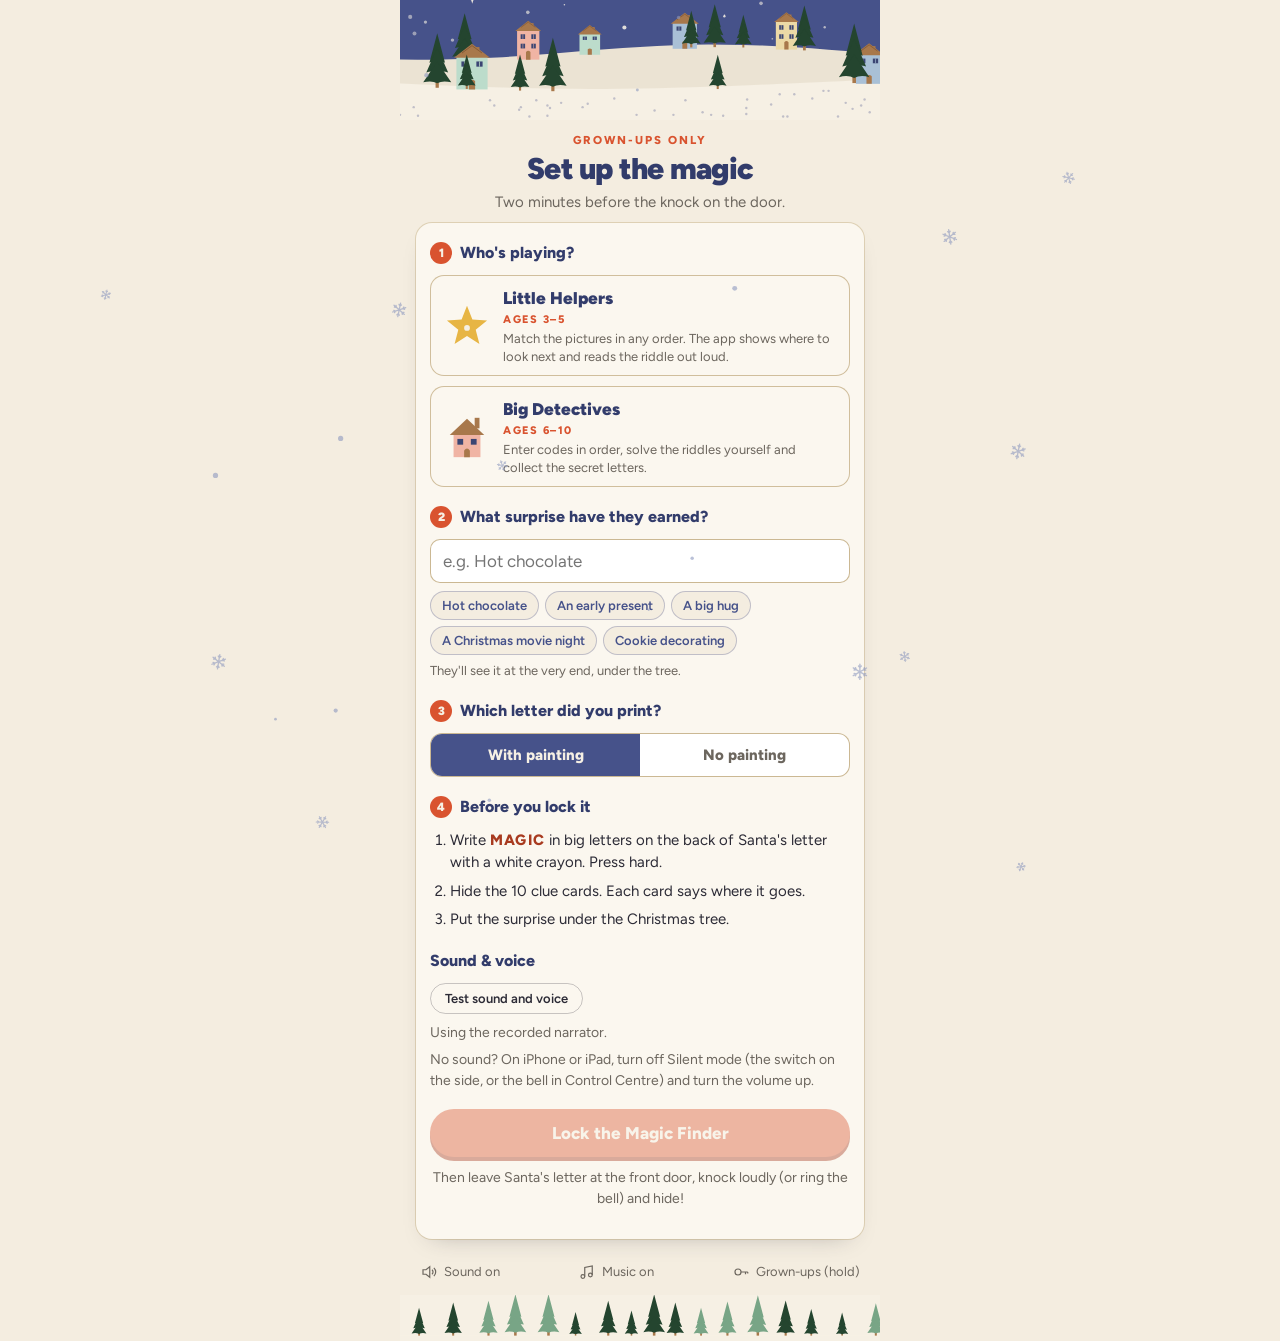
<file: index.html>
<!doctype html>
<html lang="en">
<head>
<meta charset="utf-8">
<meta name="viewport" content="width=device-width, initial-scale=1, viewport-fit=cover">
<meta name="theme-color" content="#f6efe2">
<meta name="robots" content="noindex">
<title>Scavenger Hunt</title>
<link rel="stylesheet" href="shared/fonts.css">
<link rel="stylesheet" href="app.css?v=202610191800">
</head>
<body>
<div id="defs"></div>
<canvas id="snow" aria-hidden="true"></canvas>
<main id="app" aria-live="polite">
  <p class="loading">Warming up the magic…</p>
</main>
<script src="shared/motifs.js?v=202610191800"></script>
<script src="app.js?v=202610191800"></script>
</body>
</html>
</file>
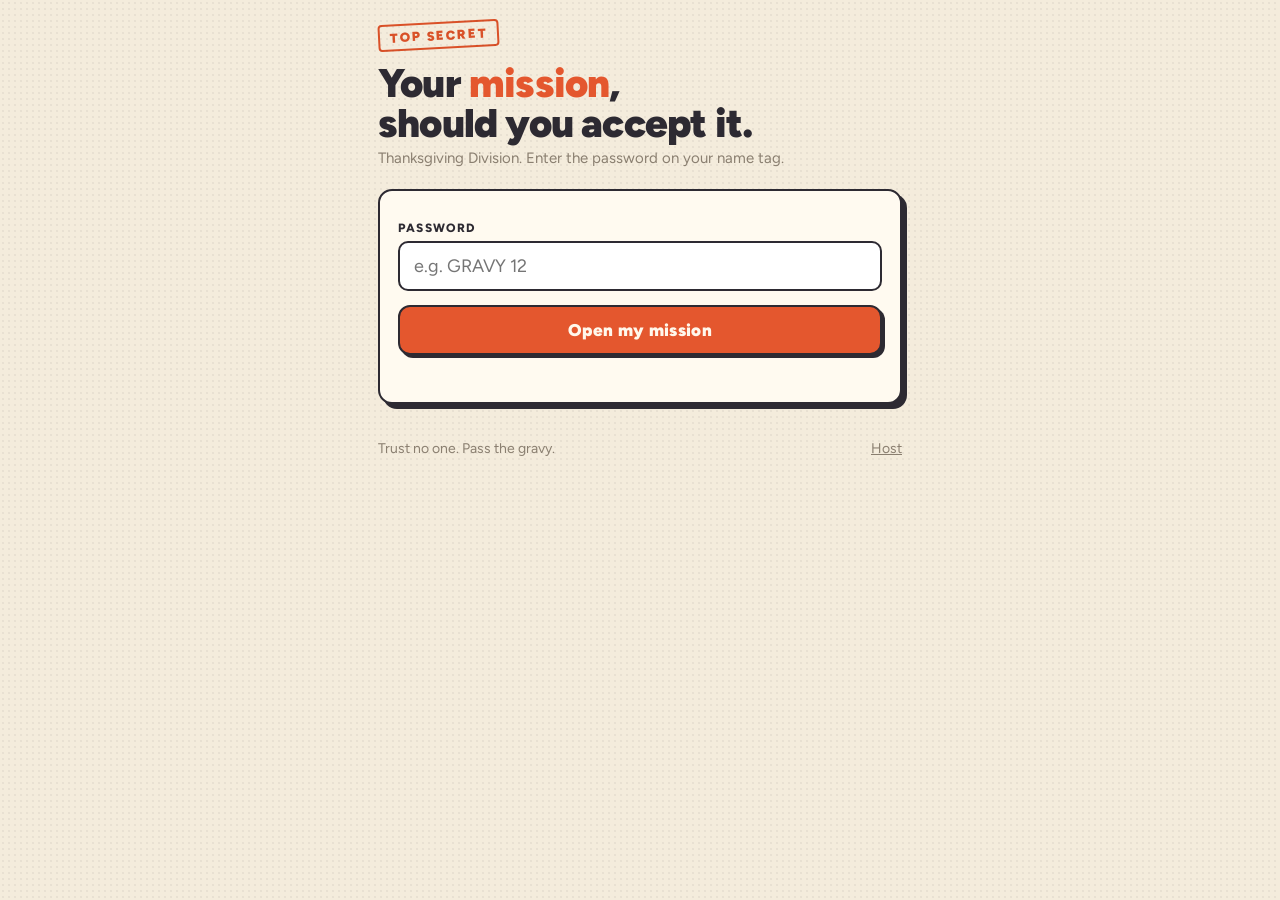
<file: thanksgiving/index.html>
<!doctype html>
<html lang="en">
<head>
<meta charset="utf-8">
<meta name="viewport" content="width=device-width, initial-scale=1, viewport-fit=cover">
<meta name="theme-color" content="#f4ecdc">
<meta name="robots" content="noindex">
<title>Secret Missions · Thanksgiving Division</title>
<link rel="stylesheet" href="../shared/fonts.css">
<style>
:root{--paper:#f4ecdc;--ink:#2d2a32;--red:#e4572e;--mustard:#f2b134;--teal:#2b7a78;--pink:#f3a5a0;--mute:#8a7f70;--card:#fffaf0}
*{box-sizing:border-box}
html,body{margin:0;background:var(--paper);color:var(--ink);font-family:Figtree,system-ui,sans-serif;-webkit-font-smoothing:antialiased}
body{background-image:radial-gradient(rgba(45,42,50,.06) 1px,transparent 1px);background-size:6px 6px;min-height:100vh}
main{max-width:560px;margin:0 auto;padding:22px 18px calc(40px + env(safe-area-inset-bottom))}
.wide main,main.wide{max-width:900px}
.stamp{display:inline-block;border:2.5px solid var(--red);color:var(--red);font-weight:900;letter-spacing:.14em;font-size:13px;padding:4px 10px;transform:rotate(-3deg);border-radius:4px;mix-blend-mode:multiply}
h1{font-weight:900;font-size:40px;line-height:1;margin:14px 0 6px;letter-spacing:-.02em}
h1 em{font-style:normal;color:var(--red)}
h2{font-weight:900;font-size:22px;margin:26px 0 10px}
.sub{color:var(--mute);font-size:15px;margin:0 0 22px}
.card{background:var(--card);border:2px solid var(--ink);border-radius:14px;padding:18px;box-shadow:5px 5px 0 var(--ink);margin:16px 0}
.card.teal{background:var(--teal);color:#fff8ec}
.card.mustard{background:var(--mustard)}
.card.pink{background:var(--pink)}
label{display:block;font-weight:800;font-size:12px;letter-spacing:.1em;text-transform:uppercase;margin:12px 0 6px}
input,select,textarea{width:100%;font:inherit;font-size:18px;padding:12px 14px;border:2px solid var(--ink);border-radius:10px;background:#fff;color:var(--ink);-webkit-appearance:none;appearance:none}
textarea{min-height:76px;resize:vertical}
select{background-image:linear-gradient(45deg,transparent 50%,var(--ink) 50%),linear-gradient(135deg,var(--ink) 50%,transparent 50%);background-position:calc(100% - 20px) 50%,calc(100% - 14px) 50%;background-size:6px 6px;background-repeat:no-repeat}
input:focus,select:focus,textarea:focus{outline:3px solid var(--mustard);outline-offset:1px}
button{font:inherit;font-weight:900;font-size:17px;border:2px solid var(--ink);border-radius:12px;padding:13px 18px;background:var(--red);color:#fff8ec;box-shadow:3px 3px 0 var(--ink);cursor:pointer;width:100%;margin-top:14px;letter-spacing:.02em}
button:active{transform:translate(2px,2px);box-shadow:1px 1px 0 var(--ink)}
button.ghost{background:transparent;color:var(--ink);box-shadow:none;border-style:dashed;font-weight:800}
button.teal{background:var(--teal)}
button.mustard{background:var(--mustard);color:var(--ink)}
button.small{width:auto;font-size:14px;padding:8px 12px;margin:0}
button:disabled{opacity:.5}
.err{color:var(--red);font-weight:800;margin-top:10px;min-height:1.2em}
.mission{font-size:26px;font-weight:900;line-height:1.2;margin:8px 0 4px}
.tiny{font-size:12px;letter-spacing:.12em;font-weight:800;text-transform:uppercase;opacity:.85}
.peek{filter:blur(12px);user-select:none;transition:filter .2s}
.row{display:flex;gap:10px;align-items:center}
.row>*{flex:1}
.row>.stamp{flex:none}
.stamp+.big{margin-top:18px}
.guess{border-top:2px dashed rgba(45,42,50,.25);padding:12px 0;display:flex;gap:12px;align-items:flex-start}
.guess:first-child{border-top:0}
.guess .who{font-weight:900;min-width:84px}
.guess .what{flex:1}
.foot{display:flex;justify-content:space-between;margin-top:36px;font-size:14px;color:var(--mute)}
.foot a{color:var(--mute)}
.pill{display:inline-block;font-size:12px;font-weight:800;padding:3px 9px;border-radius:99px;background:var(--ink);color:var(--paper)}
.pill.off{background:transparent;color:var(--mute);border:1.5px dashed var(--mute)}
table{width:100%;border-collapse:collapse;font-size:16px}
td,th{padding:10px 6px;text-align:left;border-top:2px dashed rgba(45,42,50,.2)}
th{font-size:11px;letter-spacing:.12em;text-transform:uppercase;border-top:0}
.big{font-size:min(13vw,72px);font-weight:900;line-height:1;letter-spacing:-.03em;margin:6px 0 14px}
.rv-guess{display:flex;gap:12px;align-items:center;padding:12px 14px;border:2px solid var(--ink);border-radius:12px;background:#fff;margin:10px 0;font-size:20px;cursor:pointer}
.rv-guess b{min-width:90px}
.rv-guess .tick{margin-left:auto;font-size:26px;width:36px;height:36px;border:2px solid var(--ink);border-radius:50%;display:grid;place-items:center;background:#fff;flex:none}
.rv-guess.ok{background:#e6f2df}
.rv-guess.ok .tick{background:var(--teal);color:#fff}
.say{font-size:28px;font-weight:900;color:var(--red);margin:22px 0 4px}
.nav{display:flex;gap:10px}
.nav button{flex:1}
.score td:last-child{font-weight:900;font-size:22px;text-align:right}
.confetti{position:fixed;inset:0;pointer-events:none}
.sync{position:fixed;right:12px;bottom:calc(12px + env(safe-area-inset-bottom));font-size:12px;font-weight:800;background:var(--ink);color:var(--paper);padding:5px 10px;border-radius:99px;opacity:0;transition:opacity .3s}
.sync.on{opacity:.9}
</style>
</head>
<body>
<main id="app"><p>Decrypting…</p></main>
<div class="sync" id="sync"></div>
<script src="data.js?v=1"></script>
<script src="app.js?v=1"></script>
</body>
</html>
</file>
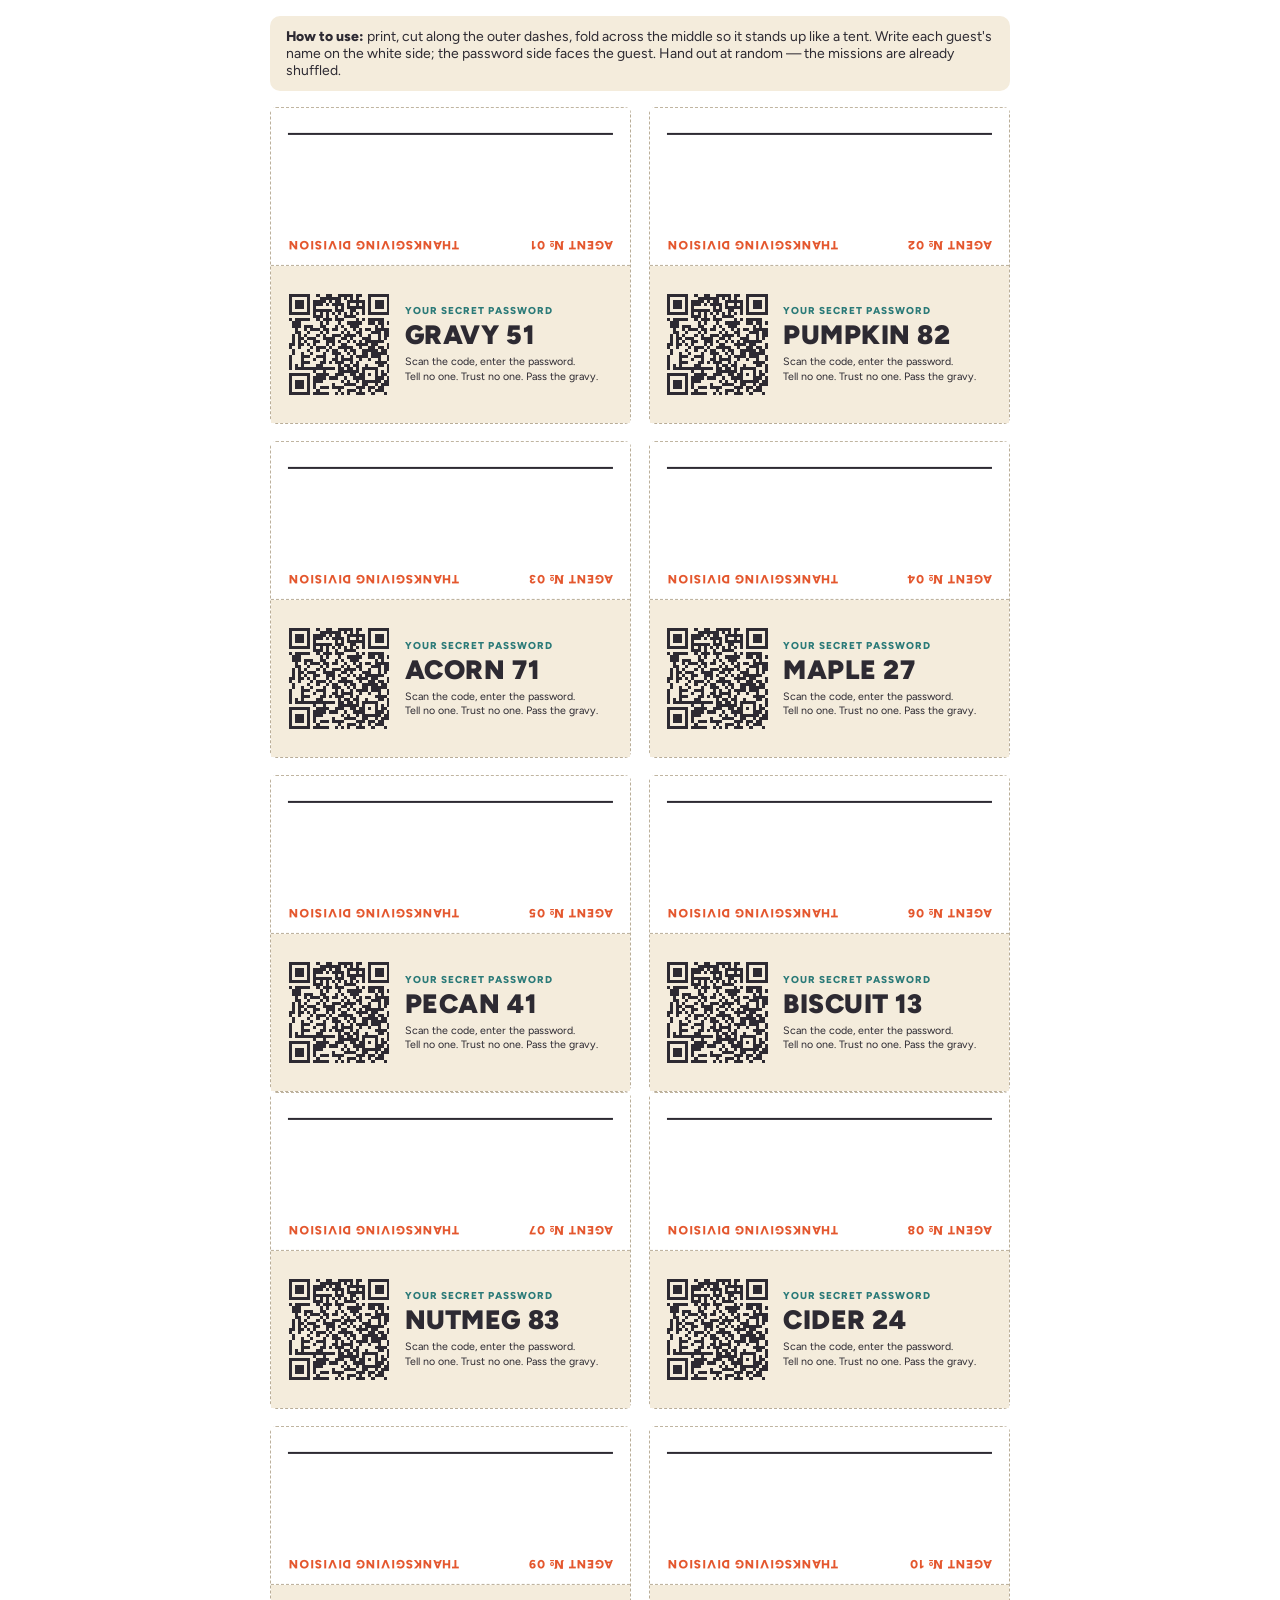
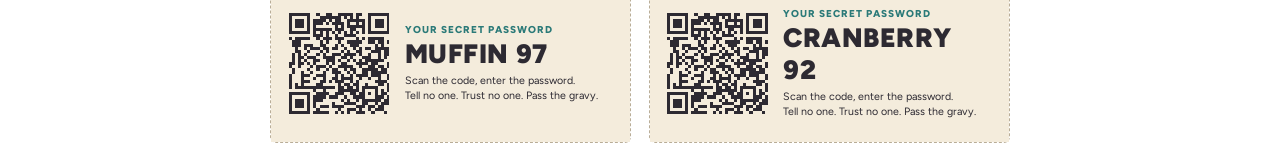
<file: thanksgiving/tags.html>
<!doctype html><html lang="en"><head><meta charset="utf-8"><meta name="robots" content="noindex">
<title>Name tags — Secret Missions</title>
<link rel="stylesheet" href="../shared/fonts.css">
<style>
@page{size:letter;margin:.4in}
*{box-sizing:border-box}body{margin:0;font-family:Figtree,system-ui,sans-serif;color:#2d2a32;background:#fff}
.note{max-width:7.7in;margin:16px auto;font-size:14px;background:#f4ecdc;padding:12px 16px;border-radius:10px}
.sheet{display:grid;grid-template-columns:1fr 1fr;gap:.18in;max-width:7.7in;margin:0 auto}
.tag{border:1.5px dashed #b9ad97;border-radius:6px;break-inside:avoid;height:3.3in;display:flex;flex-direction:column}
.fold{flex:1;padding:.14in .18in;display:flex;flex-direction:column;justify-content:space-between;background:#f4ecdc}
.fold:first-child{transform:rotate(180deg);border-top:1.5px dashed #b9ad97;background:#fff}
.top{display:flex;justify-content:space-between;font-weight:800;font-size:9pt;letter-spacing:.08em;color:#e4572e}
.line{border-bottom:2px solid #2d2a32;margin-bottom:.12in}
.back{flex-direction:row;align-items:center;gap:.16in;justify-content:flex-start}
.qr svg{width:1.05in;height:1.05in;display:block}
.lbl{font-size:7.5pt;font-weight:800;letter-spacing:.1em;color:#2b7a78}
.pw{font-size:20pt;font-weight:900;letter-spacing:.02em;margin:2px 0 4px}
.url{font-size:8pt;line-height:1.35}
@media print{.note{display:none}}
</style></head><body>
<div class="note"><b>How to use:</b> print, cut along the outer dashes, fold across the middle so it stands up like a tent. Write each guest's name on the white side; the password side faces the guest. Hand out at random — the missions are already shuffled.</div>
<div class="sheet">
  <div class="tag">
    <div class="fold">
      <div class="top"><span>AGENT № 01</span><span>THANKSGIVING DIVISION</span></div>
      <div class="name">&nbsp;</div>
      <div class="line"></div>
    </div>
    <div class="fold back">
      <div class="qr"><svg xmlns="http://www.w3.org/2000/svg" viewBox="0 0 33 33" shape-rendering="crispEdges"><path stroke="#2d2a32" d="M0 0.5h7m2 0h1m2 0h2m2 0h5m1 0h2m2 0h7M0 1.5h1m5 0h1m3 0h7m1 0h1m1 0h1m1 0h1m3 0h1m5 0h1M0 2.5h1m1 0h3m1 0h1m1 0h4m1 0h1m1 0h2m2 0h6m1 0h1m1 0h3m1 0h1M0 3.5h1m1 0h3m1 0h1m1 0h3m1 0h1m1 0h4m1 0h1m2 0h1m1 0h1m1 0h1m1 0h3m1 0h1M0 4.5h1m1 0h3m1 0h1m1 0h1m6 0h1m1 0h1m1 0h6m1 0h1m1 0h3m1 0h1M0 5.5h1m5 0h1m1 0h6m1 0h3m2 0h2m2 0h1m1 0h1m5 0h1M0 6.5h7m1 0h1m1 0h1m1 0h1m1 0h1m1 0h1m1 0h1m1 0h1m1 0h1m1 0h1m1 0h7M8 7.5h3m1 0h1m2 0h1m2 0h4M0 8.5h1m1 0h5m2 0h1m1 0h3m1 0h3m4 0h1m1 0h1m1 0h5M1 9.5h3m6 0h1m1 0h1m3 0h1m2 0h5m2 0h2m1 0h2m1 0h1M1 10.5h3m1 0h3m2 0h2m3 0h1m1 0h1m2 0h3m5 0h1m1 0h1M2 11.5h1m2 0h1m1 0h3m1 0h2m1 0h2m2 0h1m2 0h1m1 0h1m1 0h2m1 0h5M2 12.5h2m2 0h1m3 0h1m1 0h1m4 0h1m1 0h1m2 0h2m3 0h3m1 0h2M1 13.5h1m1 0h1m1 0h1m3 0h1m1 0h1m2 0h3m1 0h4m1 0h1m2 0h1m2 0h1m1 0h2M1 14.5h1m1 0h2m1 0h3m2 0h4m2 0h2m1 0h1m3 0h3m2 0h1m1 0h1M1 15.5h1m1 0h1m1 0h1m2 0h2m2 0h3m1 0h1m2 0h1m1 0h1m1 0h1m1 0h6M0 16.5h2m1 0h2m1 0h1m1 0h1m3 0h1m1 0h1m2 0h2m3 0h4m1 0h2m3 0h1M0 17.5h1m2 0h1m3 0h1m1 0h3m1 0h1m2 0h5m2 0h1m2 0h2m1 0h2m1 0h1M1 18.5h1m4 0h1m2 0h1m2 0h1m1 0h2m2 0h1m1 0h2m2 0h5m1 0h2M1 19.5h1m2 0h1m2 0h1m3 0h1m2 0h3m2 0h1m1 0h1m2 0h2m1 0h5M0 20.5h1m3 0h3m2 0h3m3 0h1m1 0h1m2 0h1m1 0h4m1 0h3m2 0h1M0 21.5h1m3 0h1m3 0h1m2 0h1m2 0h2m1 0h4m2 0h1m2 0h1m2 0h1m2 0h1M0 22.5h1m3 0h3m3 0h2m1 0h1m1 0h3m2 0h1m1 0h1m5 0h4M0 23.5h1m1 0h1m1 0h1m4 0h2m5 0h1m1 0h2m1 0h2m2 0h1m3 0h2m1 0h1M0 24.5h1m1 0h13m1 0h2m1 0h2m1 0h1m1 0h5m3 0h1M8 25.5h1m2 0h1m4 0h7m1 0h1m3 0h1m1 0h1m1 0h1M0 26.5h7m2 0h4m2 0h3m2 0h2m1 0h2m1 0h1m1 0h1m1 0h2M0 27.5h1m5 0h1m1 0h4m1 0h3m2 0h1m2 0h4m3 0h3m1 0h1M0 28.5h1m1 0h3m1 0h1m1 0h3m6 0h1m1 0h1m2 0h1m1 0h6m1 0h2M0 29.5h1m1 0h3m1 0h1m1 0h1m5 0h1m3 0h4m2 0h2m2 0h1m1 0h3M0 30.5h1m1 0h3m1 0h1m1 0h1m1 0h3m1 0h4m4 0h3m1 0h2m1 0h2M0 31.5h1m5 0h1m2 0h1m6 0h1m2 0h3m1 0h1m2 0h1m1 0h3M0 32.5h7m1 0h5m2 0h1m1 0h1m1 0h1m2 0h3m2 0h1m3 0h1"/></svg>
</div>
      <div class="info">
        <div class="lbl">YOUR SECRET PASSWORD</div>
        <div class="pw">GRAVY 51</div>
        <div class="url">Scan the code, enter the password.<br>Tell no one. Trust no one. Pass the gravy.</div>
      </div>
    </div>
  </div>
  <div class="tag">
    <div class="fold">
      <div class="top"><span>AGENT № 02</span><span>THANKSGIVING DIVISION</span></div>
      <div class="name">&nbsp;</div>
      <div class="line"></div>
    </div>
    <div class="fold back">
      <div class="qr"><svg xmlns="http://www.w3.org/2000/svg" viewBox="0 0 33 33" shape-rendering="crispEdges"><path stroke="#2d2a32" d="M0 0.5h7m2 0h1m2 0h2m2 0h5m1 0h2m2 0h7M0 1.5h1m5 0h1m3 0h7m1 0h1m1 0h1m1 0h1m3 0h1m5 0h1M0 2.5h1m1 0h3m1 0h1m1 0h4m1 0h1m1 0h2m2 0h6m1 0h1m1 0h3m1 0h1M0 3.5h1m1 0h3m1 0h1m1 0h3m1 0h1m1 0h4m1 0h1m2 0h1m1 0h1m1 0h1m1 0h3m1 0h1M0 4.5h1m1 0h3m1 0h1m1 0h1m6 0h1m1 0h1m1 0h6m1 0h1m1 0h3m1 0h1M0 5.5h1m5 0h1m1 0h6m1 0h3m2 0h2m2 0h1m1 0h1m5 0h1M0 6.5h7m1 0h1m1 0h1m1 0h1m1 0h1m1 0h1m1 0h1m1 0h1m1 0h1m1 0h1m1 0h7M8 7.5h3m1 0h1m2 0h1m2 0h4M0 8.5h1m1 0h5m2 0h1m1 0h3m1 0h3m4 0h1m1 0h1m1 0h5M1 9.5h3m6 0h1m1 0h1m3 0h1m2 0h5m2 0h2m1 0h2m1 0h1M1 10.5h3m1 0h3m2 0h2m3 0h1m1 0h1m2 0h3m5 0h1m1 0h1M2 11.5h1m2 0h1m1 0h3m1 0h2m1 0h2m2 0h1m2 0h1m1 0h1m1 0h2m1 0h5M2 12.5h2m2 0h1m3 0h1m1 0h1m4 0h1m1 0h1m2 0h2m3 0h3m1 0h2M1 13.5h1m1 0h1m1 0h1m3 0h1m1 0h1m2 0h3m1 0h4m1 0h1m2 0h1m2 0h1m1 0h2M1 14.5h1m1 0h2m1 0h3m2 0h4m2 0h2m1 0h1m3 0h3m2 0h1m1 0h1M1 15.5h1m1 0h1m1 0h1m2 0h2m2 0h3m1 0h1m2 0h1m1 0h1m1 0h1m1 0h6M0 16.5h2m1 0h2m1 0h1m1 0h1m3 0h1m1 0h1m2 0h2m3 0h4m1 0h2m3 0h1M0 17.5h1m2 0h1m3 0h1m1 0h3m1 0h1m2 0h5m2 0h1m2 0h2m1 0h2m1 0h1M1 18.5h1m4 0h1m2 0h1m2 0h1m1 0h2m2 0h1m1 0h2m2 0h5m1 0h2M1 19.5h1m2 0h1m2 0h1m3 0h1m2 0h3m2 0h1m1 0h1m2 0h2m1 0h5M0 20.5h1m3 0h3m2 0h3m3 0h1m1 0h1m2 0h1m1 0h4m1 0h3m2 0h1M0 21.5h1m3 0h1m3 0h1m2 0h1m2 0h2m1 0h4m2 0h1m2 0h1m2 0h1m2 0h1M0 22.5h1m3 0h3m3 0h2m1 0h1m1 0h3m2 0h1m1 0h1m5 0h4M0 23.5h1m1 0h1m1 0h1m4 0h2m5 0h1m1 0h2m1 0h2m2 0h1m3 0h2m1 0h1M0 24.5h1m1 0h13m1 0h2m1 0h2m1 0h1m1 0h5m3 0h1M8 25.5h1m2 0h1m4 0h7m1 0h1m3 0h1m1 0h1m1 0h1M0 26.5h7m2 0h4m2 0h3m2 0h2m1 0h2m1 0h1m1 0h1m1 0h2M0 27.5h1m5 0h1m1 0h4m1 0h3m2 0h1m2 0h4m3 0h3m1 0h1M0 28.5h1m1 0h3m1 0h1m1 0h3m6 0h1m1 0h1m2 0h1m1 0h6m1 0h2M0 29.5h1m1 0h3m1 0h1m1 0h1m5 0h1m3 0h4m2 0h2m2 0h1m1 0h3M0 30.5h1m1 0h3m1 0h1m1 0h1m1 0h3m1 0h4m4 0h3m1 0h2m1 0h2M0 31.5h1m5 0h1m2 0h1m6 0h1m2 0h3m1 0h1m2 0h1m1 0h3M0 32.5h7m1 0h5m2 0h1m1 0h1m1 0h1m2 0h3m2 0h1m3 0h1"/></svg>
</div>
      <div class="info">
        <div class="lbl">YOUR SECRET PASSWORD</div>
        <div class="pw">PUMPKIN 82</div>
        <div class="url">Scan the code, enter the password.<br>Tell no one. Trust no one. Pass the gravy.</div>
      </div>
    </div>
  </div>
  <div class="tag">
    <div class="fold">
      <div class="top"><span>AGENT № 03</span><span>THANKSGIVING DIVISION</span></div>
      <div class="name">&nbsp;</div>
      <div class="line"></div>
    </div>
    <div class="fold back">
      <div class="qr"><svg xmlns="http://www.w3.org/2000/svg" viewBox="0 0 33 33" shape-rendering="crispEdges"><path stroke="#2d2a32" d="M0 0.5h7m2 0h1m2 0h2m2 0h5m1 0h2m2 0h7M0 1.5h1m5 0h1m3 0h7m1 0h1m1 0h1m1 0h1m3 0h1m5 0h1M0 2.5h1m1 0h3m1 0h1m1 0h4m1 0h1m1 0h2m2 0h6m1 0h1m1 0h3m1 0h1M0 3.5h1m1 0h3m1 0h1m1 0h3m1 0h1m1 0h4m1 0h1m2 0h1m1 0h1m1 0h1m1 0h3m1 0h1M0 4.5h1m1 0h3m1 0h1m1 0h1m6 0h1m1 0h1m1 0h6m1 0h1m1 0h3m1 0h1M0 5.5h1m5 0h1m1 0h6m1 0h3m2 0h2m2 0h1m1 0h1m5 0h1M0 6.5h7m1 0h1m1 0h1m1 0h1m1 0h1m1 0h1m1 0h1m1 0h1m1 0h1m1 0h1m1 0h7M8 7.5h3m1 0h1m2 0h1m2 0h4M0 8.5h1m1 0h5m2 0h1m1 0h3m1 0h3m4 0h1m1 0h1m1 0h5M1 9.5h3m6 0h1m1 0h1m3 0h1m2 0h5m2 0h2m1 0h2m1 0h1M1 10.5h3m1 0h3m2 0h2m3 0h1m1 0h1m2 0h3m5 0h1m1 0h1M2 11.5h1m2 0h1m1 0h3m1 0h2m1 0h2m2 0h1m2 0h1m1 0h1m1 0h2m1 0h5M2 12.5h2m2 0h1m3 0h1m1 0h1m4 0h1m1 0h1m2 0h2m3 0h3m1 0h2M1 13.5h1m1 0h1m1 0h1m3 0h1m1 0h1m2 0h3m1 0h4m1 0h1m2 0h1m2 0h1m1 0h2M1 14.5h1m1 0h2m1 0h3m2 0h4m2 0h2m1 0h1m3 0h3m2 0h1m1 0h1M1 15.5h1m1 0h1m1 0h1m2 0h2m2 0h3m1 0h1m2 0h1m1 0h1m1 0h1m1 0h6M0 16.5h2m1 0h2m1 0h1m1 0h1m3 0h1m1 0h1m2 0h2m3 0h4m1 0h2m3 0h1M0 17.5h1m2 0h1m3 0h1m1 0h3m1 0h1m2 0h5m2 0h1m2 0h2m1 0h2m1 0h1M1 18.5h1m4 0h1m2 0h1m2 0h1m1 0h2m2 0h1m1 0h2m2 0h5m1 0h2M1 19.5h1m2 0h1m2 0h1m3 0h1m2 0h3m2 0h1m1 0h1m2 0h2m1 0h5M0 20.5h1m3 0h3m2 0h3m3 0h1m1 0h1m2 0h1m1 0h4m1 0h3m2 0h1M0 21.5h1m3 0h1m3 0h1m2 0h1m2 0h2m1 0h4m2 0h1m2 0h1m2 0h1m2 0h1M0 22.5h1m3 0h3m3 0h2m1 0h1m1 0h3m2 0h1m1 0h1m5 0h4M0 23.5h1m1 0h1m1 0h1m4 0h2m5 0h1m1 0h2m1 0h2m2 0h1m3 0h2m1 0h1M0 24.5h1m1 0h13m1 0h2m1 0h2m1 0h1m1 0h5m3 0h1M8 25.5h1m2 0h1m4 0h7m1 0h1m3 0h1m1 0h1m1 0h1M0 26.5h7m2 0h4m2 0h3m2 0h2m1 0h2m1 0h1m1 0h1m1 0h2M0 27.5h1m5 0h1m1 0h4m1 0h3m2 0h1m2 0h4m3 0h3m1 0h1M0 28.5h1m1 0h3m1 0h1m1 0h3m6 0h1m1 0h1m2 0h1m1 0h6m1 0h2M0 29.5h1m1 0h3m1 0h1m1 0h1m5 0h1m3 0h4m2 0h2m2 0h1m1 0h3M0 30.5h1m1 0h3m1 0h1m1 0h1m1 0h3m1 0h4m4 0h3m1 0h2m1 0h2M0 31.5h1m5 0h1m2 0h1m6 0h1m2 0h3m1 0h1m2 0h1m1 0h3M0 32.5h7m1 0h5m2 0h1m1 0h1m1 0h1m2 0h3m2 0h1m3 0h1"/></svg>
</div>
      <div class="info">
        <div class="lbl">YOUR SECRET PASSWORD</div>
        <div class="pw">ACORN 71</div>
        <div class="url">Scan the code, enter the password.<br>Tell no one. Trust no one. Pass the gravy.</div>
      </div>
    </div>
  </div>
  <div class="tag">
    <div class="fold">
      <div class="top"><span>AGENT № 04</span><span>THANKSGIVING DIVISION</span></div>
      <div class="name">&nbsp;</div>
      <div class="line"></div>
    </div>
    <div class="fold back">
      <div class="qr"><svg xmlns="http://www.w3.org/2000/svg" viewBox="0 0 33 33" shape-rendering="crispEdges"><path stroke="#2d2a32" d="M0 0.5h7m2 0h1m2 0h2m2 0h5m1 0h2m2 0h7M0 1.5h1m5 0h1m3 0h7m1 0h1m1 0h1m1 0h1m3 0h1m5 0h1M0 2.5h1m1 0h3m1 0h1m1 0h4m1 0h1m1 0h2m2 0h6m1 0h1m1 0h3m1 0h1M0 3.5h1m1 0h3m1 0h1m1 0h3m1 0h1m1 0h4m1 0h1m2 0h1m1 0h1m1 0h1m1 0h3m1 0h1M0 4.5h1m1 0h3m1 0h1m1 0h1m6 0h1m1 0h1m1 0h6m1 0h1m1 0h3m1 0h1M0 5.5h1m5 0h1m1 0h6m1 0h3m2 0h2m2 0h1m1 0h1m5 0h1M0 6.5h7m1 0h1m1 0h1m1 0h1m1 0h1m1 0h1m1 0h1m1 0h1m1 0h1m1 0h1m1 0h7M8 7.5h3m1 0h1m2 0h1m2 0h4M0 8.5h1m1 0h5m2 0h1m1 0h3m1 0h3m4 0h1m1 0h1m1 0h5M1 9.5h3m6 0h1m1 0h1m3 0h1m2 0h5m2 0h2m1 0h2m1 0h1M1 10.5h3m1 0h3m2 0h2m3 0h1m1 0h1m2 0h3m5 0h1m1 0h1M2 11.5h1m2 0h1m1 0h3m1 0h2m1 0h2m2 0h1m2 0h1m1 0h1m1 0h2m1 0h5M2 12.5h2m2 0h1m3 0h1m1 0h1m4 0h1m1 0h1m2 0h2m3 0h3m1 0h2M1 13.5h1m1 0h1m1 0h1m3 0h1m1 0h1m2 0h3m1 0h4m1 0h1m2 0h1m2 0h1m1 0h2M1 14.5h1m1 0h2m1 0h3m2 0h4m2 0h2m1 0h1m3 0h3m2 0h1m1 0h1M1 15.5h1m1 0h1m1 0h1m2 0h2m2 0h3m1 0h1m2 0h1m1 0h1m1 0h1m1 0h6M0 16.5h2m1 0h2m1 0h1m1 0h1m3 0h1m1 0h1m2 0h2m3 0h4m1 0h2m3 0h1M0 17.5h1m2 0h1m3 0h1m1 0h3m1 0h1m2 0h5m2 0h1m2 0h2m1 0h2m1 0h1M1 18.5h1m4 0h1m2 0h1m2 0h1m1 0h2m2 0h1m1 0h2m2 0h5m1 0h2M1 19.5h1m2 0h1m2 0h1m3 0h1m2 0h3m2 0h1m1 0h1m2 0h2m1 0h5M0 20.5h1m3 0h3m2 0h3m3 0h1m1 0h1m2 0h1m1 0h4m1 0h3m2 0h1M0 21.5h1m3 0h1m3 0h1m2 0h1m2 0h2m1 0h4m2 0h1m2 0h1m2 0h1m2 0h1M0 22.5h1m3 0h3m3 0h2m1 0h1m1 0h3m2 0h1m1 0h1m5 0h4M0 23.5h1m1 0h1m1 0h1m4 0h2m5 0h1m1 0h2m1 0h2m2 0h1m3 0h2m1 0h1M0 24.5h1m1 0h13m1 0h2m1 0h2m1 0h1m1 0h5m3 0h1M8 25.5h1m2 0h1m4 0h7m1 0h1m3 0h1m1 0h1m1 0h1M0 26.5h7m2 0h4m2 0h3m2 0h2m1 0h2m1 0h1m1 0h1m1 0h2M0 27.5h1m5 0h1m1 0h4m1 0h3m2 0h1m2 0h4m3 0h3m1 0h1M0 28.5h1m1 0h3m1 0h1m1 0h3m6 0h1m1 0h1m2 0h1m1 0h6m1 0h2M0 29.5h1m1 0h3m1 0h1m1 0h1m5 0h1m3 0h4m2 0h2m2 0h1m1 0h3M0 30.5h1m1 0h3m1 0h1m1 0h1m1 0h3m1 0h4m4 0h3m1 0h2m1 0h2M0 31.5h1m5 0h1m2 0h1m6 0h1m2 0h3m1 0h1m2 0h1m1 0h3M0 32.5h7m1 0h5m2 0h1m1 0h1m1 0h1m2 0h3m2 0h1m3 0h1"/></svg>
</div>
      <div class="info">
        <div class="lbl">YOUR SECRET PASSWORD</div>
        <div class="pw">MAPLE 27</div>
        <div class="url">Scan the code, enter the password.<br>Tell no one. Trust no one. Pass the gravy.</div>
      </div>
    </div>
  </div>
  <div class="tag">
    <div class="fold">
      <div class="top"><span>AGENT № 05</span><span>THANKSGIVING DIVISION</span></div>
      <div class="name">&nbsp;</div>
      <div class="line"></div>
    </div>
    <div class="fold back">
      <div class="qr"><svg xmlns="http://www.w3.org/2000/svg" viewBox="0 0 33 33" shape-rendering="crispEdges"><path stroke="#2d2a32" d="M0 0.5h7m2 0h1m2 0h2m2 0h5m1 0h2m2 0h7M0 1.5h1m5 0h1m3 0h7m1 0h1m1 0h1m1 0h1m3 0h1m5 0h1M0 2.5h1m1 0h3m1 0h1m1 0h4m1 0h1m1 0h2m2 0h6m1 0h1m1 0h3m1 0h1M0 3.5h1m1 0h3m1 0h1m1 0h3m1 0h1m1 0h4m1 0h1m2 0h1m1 0h1m1 0h1m1 0h3m1 0h1M0 4.5h1m1 0h3m1 0h1m1 0h1m6 0h1m1 0h1m1 0h6m1 0h1m1 0h3m1 0h1M0 5.5h1m5 0h1m1 0h6m1 0h3m2 0h2m2 0h1m1 0h1m5 0h1M0 6.5h7m1 0h1m1 0h1m1 0h1m1 0h1m1 0h1m1 0h1m1 0h1m1 0h1m1 0h1m1 0h7M8 7.5h3m1 0h1m2 0h1m2 0h4M0 8.5h1m1 0h5m2 0h1m1 0h3m1 0h3m4 0h1m1 0h1m1 0h5M1 9.5h3m6 0h1m1 0h1m3 0h1m2 0h5m2 0h2m1 0h2m1 0h1M1 10.5h3m1 0h3m2 0h2m3 0h1m1 0h1m2 0h3m5 0h1m1 0h1M2 11.5h1m2 0h1m1 0h3m1 0h2m1 0h2m2 0h1m2 0h1m1 0h1m1 0h2m1 0h5M2 12.5h2m2 0h1m3 0h1m1 0h1m4 0h1m1 0h1m2 0h2m3 0h3m1 0h2M1 13.5h1m1 0h1m1 0h1m3 0h1m1 0h1m2 0h3m1 0h4m1 0h1m2 0h1m2 0h1m1 0h2M1 14.5h1m1 0h2m1 0h3m2 0h4m2 0h2m1 0h1m3 0h3m2 0h1m1 0h1M1 15.5h1m1 0h1m1 0h1m2 0h2m2 0h3m1 0h1m2 0h1m1 0h1m1 0h1m1 0h6M0 16.5h2m1 0h2m1 0h1m1 0h1m3 0h1m1 0h1m2 0h2m3 0h4m1 0h2m3 0h1M0 17.5h1m2 0h1m3 0h1m1 0h3m1 0h1m2 0h5m2 0h1m2 0h2m1 0h2m1 0h1M1 18.5h1m4 0h1m2 0h1m2 0h1m1 0h2m2 0h1m1 0h2m2 0h5m1 0h2M1 19.5h1m2 0h1m2 0h1m3 0h1m2 0h3m2 0h1m1 0h1m2 0h2m1 0h5M0 20.5h1m3 0h3m2 0h3m3 0h1m1 0h1m2 0h1m1 0h4m1 0h3m2 0h1M0 21.5h1m3 0h1m3 0h1m2 0h1m2 0h2m1 0h4m2 0h1m2 0h1m2 0h1m2 0h1M0 22.5h1m3 0h3m3 0h2m1 0h1m1 0h3m2 0h1m1 0h1m5 0h4M0 23.5h1m1 0h1m1 0h1m4 0h2m5 0h1m1 0h2m1 0h2m2 0h1m3 0h2m1 0h1M0 24.5h1m1 0h13m1 0h2m1 0h2m1 0h1m1 0h5m3 0h1M8 25.5h1m2 0h1m4 0h7m1 0h1m3 0h1m1 0h1m1 0h1M0 26.5h7m2 0h4m2 0h3m2 0h2m1 0h2m1 0h1m1 0h1m1 0h2M0 27.5h1m5 0h1m1 0h4m1 0h3m2 0h1m2 0h4m3 0h3m1 0h1M0 28.5h1m1 0h3m1 0h1m1 0h3m6 0h1m1 0h1m2 0h1m1 0h6m1 0h2M0 29.5h1m1 0h3m1 0h1m1 0h1m5 0h1m3 0h4m2 0h2m2 0h1m1 0h3M0 30.5h1m1 0h3m1 0h1m1 0h1m1 0h3m1 0h4m4 0h3m1 0h2m1 0h2M0 31.5h1m5 0h1m2 0h1m6 0h1m2 0h3m1 0h1m2 0h1m1 0h3M0 32.5h7m1 0h5m2 0h1m1 0h1m1 0h1m2 0h3m2 0h1m3 0h1"/></svg>
</div>
      <div class="info">
        <div class="lbl">YOUR SECRET PASSWORD</div>
        <div class="pw">PECAN 41</div>
        <div class="url">Scan the code, enter the password.<br>Tell no one. Trust no one. Pass the gravy.</div>
      </div>
    </div>
  </div>
  <div class="tag">
    <div class="fold">
      <div class="top"><span>AGENT № 06</span><span>THANKSGIVING DIVISION</span></div>
      <div class="name">&nbsp;</div>
      <div class="line"></div>
    </div>
    <div class="fold back">
      <div class="qr"><svg xmlns="http://www.w3.org/2000/svg" viewBox="0 0 33 33" shape-rendering="crispEdges"><path stroke="#2d2a32" d="M0 0.5h7m2 0h1m2 0h2m2 0h5m1 0h2m2 0h7M0 1.5h1m5 0h1m3 0h7m1 0h1m1 0h1m1 0h1m3 0h1m5 0h1M0 2.5h1m1 0h3m1 0h1m1 0h4m1 0h1m1 0h2m2 0h6m1 0h1m1 0h3m1 0h1M0 3.5h1m1 0h3m1 0h1m1 0h3m1 0h1m1 0h4m1 0h1m2 0h1m1 0h1m1 0h1m1 0h3m1 0h1M0 4.5h1m1 0h3m1 0h1m1 0h1m6 0h1m1 0h1m1 0h6m1 0h1m1 0h3m1 0h1M0 5.5h1m5 0h1m1 0h6m1 0h3m2 0h2m2 0h1m1 0h1m5 0h1M0 6.5h7m1 0h1m1 0h1m1 0h1m1 0h1m1 0h1m1 0h1m1 0h1m1 0h1m1 0h1m1 0h7M8 7.5h3m1 0h1m2 0h1m2 0h4M0 8.5h1m1 0h5m2 0h1m1 0h3m1 0h3m4 0h1m1 0h1m1 0h5M1 9.5h3m6 0h1m1 0h1m3 0h1m2 0h5m2 0h2m1 0h2m1 0h1M1 10.5h3m1 0h3m2 0h2m3 0h1m1 0h1m2 0h3m5 0h1m1 0h1M2 11.5h1m2 0h1m1 0h3m1 0h2m1 0h2m2 0h1m2 0h1m1 0h1m1 0h2m1 0h5M2 12.5h2m2 0h1m3 0h1m1 0h1m4 0h1m1 0h1m2 0h2m3 0h3m1 0h2M1 13.5h1m1 0h1m1 0h1m3 0h1m1 0h1m2 0h3m1 0h4m1 0h1m2 0h1m2 0h1m1 0h2M1 14.5h1m1 0h2m1 0h3m2 0h4m2 0h2m1 0h1m3 0h3m2 0h1m1 0h1M1 15.5h1m1 0h1m1 0h1m2 0h2m2 0h3m1 0h1m2 0h1m1 0h1m1 0h1m1 0h6M0 16.5h2m1 0h2m1 0h1m1 0h1m3 0h1m1 0h1m2 0h2m3 0h4m1 0h2m3 0h1M0 17.5h1m2 0h1m3 0h1m1 0h3m1 0h1m2 0h5m2 0h1m2 0h2m1 0h2m1 0h1M1 18.5h1m4 0h1m2 0h1m2 0h1m1 0h2m2 0h1m1 0h2m2 0h5m1 0h2M1 19.5h1m2 0h1m2 0h1m3 0h1m2 0h3m2 0h1m1 0h1m2 0h2m1 0h5M0 20.5h1m3 0h3m2 0h3m3 0h1m1 0h1m2 0h1m1 0h4m1 0h3m2 0h1M0 21.5h1m3 0h1m3 0h1m2 0h1m2 0h2m1 0h4m2 0h1m2 0h1m2 0h1m2 0h1M0 22.5h1m3 0h3m3 0h2m1 0h1m1 0h3m2 0h1m1 0h1m5 0h4M0 23.5h1m1 0h1m1 0h1m4 0h2m5 0h1m1 0h2m1 0h2m2 0h1m3 0h2m1 0h1M0 24.5h1m1 0h13m1 0h2m1 0h2m1 0h1m1 0h5m3 0h1M8 25.5h1m2 0h1m4 0h7m1 0h1m3 0h1m1 0h1m1 0h1M0 26.5h7m2 0h4m2 0h3m2 0h2m1 0h2m1 0h1m1 0h1m1 0h2M0 27.5h1m5 0h1m1 0h4m1 0h3m2 0h1m2 0h4m3 0h3m1 0h1M0 28.5h1m1 0h3m1 0h1m1 0h3m6 0h1m1 0h1m2 0h1m1 0h6m1 0h2M0 29.5h1m1 0h3m1 0h1m1 0h1m5 0h1m3 0h4m2 0h2m2 0h1m1 0h3M0 30.5h1m1 0h3m1 0h1m1 0h1m1 0h3m1 0h4m4 0h3m1 0h2m1 0h2M0 31.5h1m5 0h1m2 0h1m6 0h1m2 0h3m1 0h1m2 0h1m1 0h3M0 32.5h7m1 0h5m2 0h1m1 0h1m1 0h1m2 0h3m2 0h1m3 0h1"/></svg>
</div>
      <div class="info">
        <div class="lbl">YOUR SECRET PASSWORD</div>
        <div class="pw">BISCUIT 13</div>
        <div class="url">Scan the code, enter the password.<br>Tell no one. Trust no one. Pass the gravy.</div>
      </div>
    </div>
  </div></div>
<div style="break-before:page"></div>
<div class="sheet">
  <div class="tag">
    <div class="fold">
      <div class="top"><span>AGENT № 07</span><span>THANKSGIVING DIVISION</span></div>
      <div class="name">&nbsp;</div>
      <div class="line"></div>
    </div>
    <div class="fold back">
      <div class="qr"><svg xmlns="http://www.w3.org/2000/svg" viewBox="0 0 33 33" shape-rendering="crispEdges"><path stroke="#2d2a32" d="M0 0.5h7m2 0h1m2 0h2m2 0h5m1 0h2m2 0h7M0 1.5h1m5 0h1m3 0h7m1 0h1m1 0h1m1 0h1m3 0h1m5 0h1M0 2.5h1m1 0h3m1 0h1m1 0h4m1 0h1m1 0h2m2 0h6m1 0h1m1 0h3m1 0h1M0 3.5h1m1 0h3m1 0h1m1 0h3m1 0h1m1 0h4m1 0h1m2 0h1m1 0h1m1 0h1m1 0h3m1 0h1M0 4.5h1m1 0h3m1 0h1m1 0h1m6 0h1m1 0h1m1 0h6m1 0h1m1 0h3m1 0h1M0 5.5h1m5 0h1m1 0h6m1 0h3m2 0h2m2 0h1m1 0h1m5 0h1M0 6.5h7m1 0h1m1 0h1m1 0h1m1 0h1m1 0h1m1 0h1m1 0h1m1 0h1m1 0h1m1 0h7M8 7.5h3m1 0h1m2 0h1m2 0h4M0 8.5h1m1 0h5m2 0h1m1 0h3m1 0h3m4 0h1m1 0h1m1 0h5M1 9.5h3m6 0h1m1 0h1m3 0h1m2 0h5m2 0h2m1 0h2m1 0h1M1 10.5h3m1 0h3m2 0h2m3 0h1m1 0h1m2 0h3m5 0h1m1 0h1M2 11.5h1m2 0h1m1 0h3m1 0h2m1 0h2m2 0h1m2 0h1m1 0h1m1 0h2m1 0h5M2 12.5h2m2 0h1m3 0h1m1 0h1m4 0h1m1 0h1m2 0h2m3 0h3m1 0h2M1 13.5h1m1 0h1m1 0h1m3 0h1m1 0h1m2 0h3m1 0h4m1 0h1m2 0h1m2 0h1m1 0h2M1 14.5h1m1 0h2m1 0h3m2 0h4m2 0h2m1 0h1m3 0h3m2 0h1m1 0h1M1 15.5h1m1 0h1m1 0h1m2 0h2m2 0h3m1 0h1m2 0h1m1 0h1m1 0h1m1 0h6M0 16.5h2m1 0h2m1 0h1m1 0h1m3 0h1m1 0h1m2 0h2m3 0h4m1 0h2m3 0h1M0 17.5h1m2 0h1m3 0h1m1 0h3m1 0h1m2 0h5m2 0h1m2 0h2m1 0h2m1 0h1M1 18.5h1m4 0h1m2 0h1m2 0h1m1 0h2m2 0h1m1 0h2m2 0h5m1 0h2M1 19.5h1m2 0h1m2 0h1m3 0h1m2 0h3m2 0h1m1 0h1m2 0h2m1 0h5M0 20.5h1m3 0h3m2 0h3m3 0h1m1 0h1m2 0h1m1 0h4m1 0h3m2 0h1M0 21.5h1m3 0h1m3 0h1m2 0h1m2 0h2m1 0h4m2 0h1m2 0h1m2 0h1m2 0h1M0 22.5h1m3 0h3m3 0h2m1 0h1m1 0h3m2 0h1m1 0h1m5 0h4M0 23.5h1m1 0h1m1 0h1m4 0h2m5 0h1m1 0h2m1 0h2m2 0h1m3 0h2m1 0h1M0 24.5h1m1 0h13m1 0h2m1 0h2m1 0h1m1 0h5m3 0h1M8 25.5h1m2 0h1m4 0h7m1 0h1m3 0h1m1 0h1m1 0h1M0 26.5h7m2 0h4m2 0h3m2 0h2m1 0h2m1 0h1m1 0h1m1 0h2M0 27.5h1m5 0h1m1 0h4m1 0h3m2 0h1m2 0h4m3 0h3m1 0h1M0 28.5h1m1 0h3m1 0h1m1 0h3m6 0h1m1 0h1m2 0h1m1 0h6m1 0h2M0 29.5h1m1 0h3m1 0h1m1 0h1m5 0h1m3 0h4m2 0h2m2 0h1m1 0h3M0 30.5h1m1 0h3m1 0h1m1 0h1m1 0h3m1 0h4m4 0h3m1 0h2m1 0h2M0 31.5h1m5 0h1m2 0h1m6 0h1m2 0h3m1 0h1m2 0h1m1 0h3M0 32.5h7m1 0h5m2 0h1m1 0h1m1 0h1m2 0h3m2 0h1m3 0h1"/></svg>
</div>
      <div class="info">
        <div class="lbl">YOUR SECRET PASSWORD</div>
        <div class="pw">NUTMEG 83</div>
        <div class="url">Scan the code, enter the password.<br>Tell no one. Trust no one. Pass the gravy.</div>
      </div>
    </div>
  </div>
  <div class="tag">
    <div class="fold">
      <div class="top"><span>AGENT № 08</span><span>THANKSGIVING DIVISION</span></div>
      <div class="name">&nbsp;</div>
      <div class="line"></div>
    </div>
    <div class="fold back">
      <div class="qr"><svg xmlns="http://www.w3.org/2000/svg" viewBox="0 0 33 33" shape-rendering="crispEdges"><path stroke="#2d2a32" d="M0 0.5h7m2 0h1m2 0h2m2 0h5m1 0h2m2 0h7M0 1.5h1m5 0h1m3 0h7m1 0h1m1 0h1m1 0h1m3 0h1m5 0h1M0 2.5h1m1 0h3m1 0h1m1 0h4m1 0h1m1 0h2m2 0h6m1 0h1m1 0h3m1 0h1M0 3.5h1m1 0h3m1 0h1m1 0h3m1 0h1m1 0h4m1 0h1m2 0h1m1 0h1m1 0h1m1 0h3m1 0h1M0 4.5h1m1 0h3m1 0h1m1 0h1m6 0h1m1 0h1m1 0h6m1 0h1m1 0h3m1 0h1M0 5.5h1m5 0h1m1 0h6m1 0h3m2 0h2m2 0h1m1 0h1m5 0h1M0 6.5h7m1 0h1m1 0h1m1 0h1m1 0h1m1 0h1m1 0h1m1 0h1m1 0h1m1 0h1m1 0h7M8 7.5h3m1 0h1m2 0h1m2 0h4M0 8.5h1m1 0h5m2 0h1m1 0h3m1 0h3m4 0h1m1 0h1m1 0h5M1 9.5h3m6 0h1m1 0h1m3 0h1m2 0h5m2 0h2m1 0h2m1 0h1M1 10.5h3m1 0h3m2 0h2m3 0h1m1 0h1m2 0h3m5 0h1m1 0h1M2 11.5h1m2 0h1m1 0h3m1 0h2m1 0h2m2 0h1m2 0h1m1 0h1m1 0h2m1 0h5M2 12.5h2m2 0h1m3 0h1m1 0h1m4 0h1m1 0h1m2 0h2m3 0h3m1 0h2M1 13.5h1m1 0h1m1 0h1m3 0h1m1 0h1m2 0h3m1 0h4m1 0h1m2 0h1m2 0h1m1 0h2M1 14.5h1m1 0h2m1 0h3m2 0h4m2 0h2m1 0h1m3 0h3m2 0h1m1 0h1M1 15.5h1m1 0h1m1 0h1m2 0h2m2 0h3m1 0h1m2 0h1m1 0h1m1 0h1m1 0h6M0 16.5h2m1 0h2m1 0h1m1 0h1m3 0h1m1 0h1m2 0h2m3 0h4m1 0h2m3 0h1M0 17.5h1m2 0h1m3 0h1m1 0h3m1 0h1m2 0h5m2 0h1m2 0h2m1 0h2m1 0h1M1 18.5h1m4 0h1m2 0h1m2 0h1m1 0h2m2 0h1m1 0h2m2 0h5m1 0h2M1 19.5h1m2 0h1m2 0h1m3 0h1m2 0h3m2 0h1m1 0h1m2 0h2m1 0h5M0 20.5h1m3 0h3m2 0h3m3 0h1m1 0h1m2 0h1m1 0h4m1 0h3m2 0h1M0 21.5h1m3 0h1m3 0h1m2 0h1m2 0h2m1 0h4m2 0h1m2 0h1m2 0h1m2 0h1M0 22.5h1m3 0h3m3 0h2m1 0h1m1 0h3m2 0h1m1 0h1m5 0h4M0 23.5h1m1 0h1m1 0h1m4 0h2m5 0h1m1 0h2m1 0h2m2 0h1m3 0h2m1 0h1M0 24.5h1m1 0h13m1 0h2m1 0h2m1 0h1m1 0h5m3 0h1M8 25.5h1m2 0h1m4 0h7m1 0h1m3 0h1m1 0h1m1 0h1M0 26.5h7m2 0h4m2 0h3m2 0h2m1 0h2m1 0h1m1 0h1m1 0h2M0 27.5h1m5 0h1m1 0h4m1 0h3m2 0h1m2 0h4m3 0h3m1 0h1M0 28.5h1m1 0h3m1 0h1m1 0h3m6 0h1m1 0h1m2 0h1m1 0h6m1 0h2M0 29.5h1m1 0h3m1 0h1m1 0h1m5 0h1m3 0h4m2 0h2m2 0h1m1 0h3M0 30.5h1m1 0h3m1 0h1m1 0h1m1 0h3m1 0h4m4 0h3m1 0h2m1 0h2M0 31.5h1m5 0h1m2 0h1m6 0h1m2 0h3m1 0h1m2 0h1m1 0h3M0 32.5h7m1 0h5m2 0h1m1 0h1m1 0h1m2 0h3m2 0h1m3 0h1"/></svg>
</div>
      <div class="info">
        <div class="lbl">YOUR SECRET PASSWORD</div>
        <div class="pw">CIDER 24</div>
        <div class="url">Scan the code, enter the password.<br>Tell no one. Trust no one. Pass the gravy.</div>
      </div>
    </div>
  </div>
  <div class="tag">
    <div class="fold">
      <div class="top"><span>AGENT № 09</span><span>THANKSGIVING DIVISION</span></div>
      <div class="name">&nbsp;</div>
      <div class="line"></div>
    </div>
    <div class="fold back">
      <div class="qr"><svg xmlns="http://www.w3.org/2000/svg" viewBox="0 0 33 33" shape-rendering="crispEdges"><path stroke="#2d2a32" d="M0 0.5h7m2 0h1m2 0h2m2 0h5m1 0h2m2 0h7M0 1.5h1m5 0h1m3 0h7m1 0h1m1 0h1m1 0h1m3 0h1m5 0h1M0 2.5h1m1 0h3m1 0h1m1 0h4m1 0h1m1 0h2m2 0h6m1 0h1m1 0h3m1 0h1M0 3.5h1m1 0h3m1 0h1m1 0h3m1 0h1m1 0h4m1 0h1m2 0h1m1 0h1m1 0h1m1 0h3m1 0h1M0 4.5h1m1 0h3m1 0h1m1 0h1m6 0h1m1 0h1m1 0h6m1 0h1m1 0h3m1 0h1M0 5.5h1m5 0h1m1 0h6m1 0h3m2 0h2m2 0h1m1 0h1m5 0h1M0 6.5h7m1 0h1m1 0h1m1 0h1m1 0h1m1 0h1m1 0h1m1 0h1m1 0h1m1 0h1m1 0h7M8 7.5h3m1 0h1m2 0h1m2 0h4M0 8.5h1m1 0h5m2 0h1m1 0h3m1 0h3m4 0h1m1 0h1m1 0h5M1 9.5h3m6 0h1m1 0h1m3 0h1m2 0h5m2 0h2m1 0h2m1 0h1M1 10.5h3m1 0h3m2 0h2m3 0h1m1 0h1m2 0h3m5 0h1m1 0h1M2 11.5h1m2 0h1m1 0h3m1 0h2m1 0h2m2 0h1m2 0h1m1 0h1m1 0h2m1 0h5M2 12.5h2m2 0h1m3 0h1m1 0h1m4 0h1m1 0h1m2 0h2m3 0h3m1 0h2M1 13.5h1m1 0h1m1 0h1m3 0h1m1 0h1m2 0h3m1 0h4m1 0h1m2 0h1m2 0h1m1 0h2M1 14.5h1m1 0h2m1 0h3m2 0h4m2 0h2m1 0h1m3 0h3m2 0h1m1 0h1M1 15.5h1m1 0h1m1 0h1m2 0h2m2 0h3m1 0h1m2 0h1m1 0h1m1 0h1m1 0h6M0 16.5h2m1 0h2m1 0h1m1 0h1m3 0h1m1 0h1m2 0h2m3 0h4m1 0h2m3 0h1M0 17.5h1m2 0h1m3 0h1m1 0h3m1 0h1m2 0h5m2 0h1m2 0h2m1 0h2m1 0h1M1 18.5h1m4 0h1m2 0h1m2 0h1m1 0h2m2 0h1m1 0h2m2 0h5m1 0h2M1 19.5h1m2 0h1m2 0h1m3 0h1m2 0h3m2 0h1m1 0h1m2 0h2m1 0h5M0 20.5h1m3 0h3m2 0h3m3 0h1m1 0h1m2 0h1m1 0h4m1 0h3m2 0h1M0 21.5h1m3 0h1m3 0h1m2 0h1m2 0h2m1 0h4m2 0h1m2 0h1m2 0h1m2 0h1M0 22.5h1m3 0h3m3 0h2m1 0h1m1 0h3m2 0h1m1 0h1m5 0h4M0 23.5h1m1 0h1m1 0h1m4 0h2m5 0h1m1 0h2m1 0h2m2 0h1m3 0h2m1 0h1M0 24.5h1m1 0h13m1 0h2m1 0h2m1 0h1m1 0h5m3 0h1M8 25.5h1m2 0h1m4 0h7m1 0h1m3 0h1m1 0h1m1 0h1M0 26.5h7m2 0h4m2 0h3m2 0h2m1 0h2m1 0h1m1 0h1m1 0h2M0 27.5h1m5 0h1m1 0h4m1 0h3m2 0h1m2 0h4m3 0h3m1 0h1M0 28.5h1m1 0h3m1 0h1m1 0h3m6 0h1m1 0h1m2 0h1m1 0h6m1 0h2M0 29.5h1m1 0h3m1 0h1m1 0h1m5 0h1m3 0h4m2 0h2m2 0h1m1 0h3M0 30.5h1m1 0h3m1 0h1m1 0h1m1 0h3m1 0h4m4 0h3m1 0h2m1 0h2M0 31.5h1m5 0h1m2 0h1m6 0h1m2 0h3m1 0h1m2 0h1m1 0h3M0 32.5h7m1 0h5m2 0h1m1 0h1m1 0h1m2 0h3m2 0h1m3 0h1"/></svg>
</div>
      <div class="info">
        <div class="lbl">YOUR SECRET PASSWORD</div>
        <div class="pw">MUFFIN 97</div>
        <div class="url">Scan the code, enter the password.<br>Tell no one. Trust no one. Pass the gravy.</div>
      </div>
    </div>
  </div>
  <div class="tag">
    <div class="fold">
      <div class="top"><span>AGENT № 10</span><span>THANKSGIVING DIVISION</span></div>
      <div class="name">&nbsp;</div>
      <div class="line"></div>
    </div>
    <div class="fold back">
      <div class="qr"><svg xmlns="http://www.w3.org/2000/svg" viewBox="0 0 33 33" shape-rendering="crispEdges"><path stroke="#2d2a32" d="M0 0.5h7m2 0h1m2 0h2m2 0h5m1 0h2m2 0h7M0 1.5h1m5 0h1m3 0h7m1 0h1m1 0h1m1 0h1m3 0h1m5 0h1M0 2.5h1m1 0h3m1 0h1m1 0h4m1 0h1m1 0h2m2 0h6m1 0h1m1 0h3m1 0h1M0 3.5h1m1 0h3m1 0h1m1 0h3m1 0h1m1 0h4m1 0h1m2 0h1m1 0h1m1 0h1m1 0h3m1 0h1M0 4.5h1m1 0h3m1 0h1m1 0h1m6 0h1m1 0h1m1 0h6m1 0h1m1 0h3m1 0h1M0 5.5h1m5 0h1m1 0h6m1 0h3m2 0h2m2 0h1m1 0h1m5 0h1M0 6.5h7m1 0h1m1 0h1m1 0h1m1 0h1m1 0h1m1 0h1m1 0h1m1 0h1m1 0h1m1 0h7M8 7.5h3m1 0h1m2 0h1m2 0h4M0 8.5h1m1 0h5m2 0h1m1 0h3m1 0h3m4 0h1m1 0h1m1 0h5M1 9.5h3m6 0h1m1 0h1m3 0h1m2 0h5m2 0h2m1 0h2m1 0h1M1 10.5h3m1 0h3m2 0h2m3 0h1m1 0h1m2 0h3m5 0h1m1 0h1M2 11.5h1m2 0h1m1 0h3m1 0h2m1 0h2m2 0h1m2 0h1m1 0h1m1 0h2m1 0h5M2 12.5h2m2 0h1m3 0h1m1 0h1m4 0h1m1 0h1m2 0h2m3 0h3m1 0h2M1 13.5h1m1 0h1m1 0h1m3 0h1m1 0h1m2 0h3m1 0h4m1 0h1m2 0h1m2 0h1m1 0h2M1 14.5h1m1 0h2m1 0h3m2 0h4m2 0h2m1 0h1m3 0h3m2 0h1m1 0h1M1 15.5h1m1 0h1m1 0h1m2 0h2m2 0h3m1 0h1m2 0h1m1 0h1m1 0h1m1 0h6M0 16.5h2m1 0h2m1 0h1m1 0h1m3 0h1m1 0h1m2 0h2m3 0h4m1 0h2m3 0h1M0 17.5h1m2 0h1m3 0h1m1 0h3m1 0h1m2 0h5m2 0h1m2 0h2m1 0h2m1 0h1M1 18.5h1m4 0h1m2 0h1m2 0h1m1 0h2m2 0h1m1 0h2m2 0h5m1 0h2M1 19.5h1m2 0h1m2 0h1m3 0h1m2 0h3m2 0h1m1 0h1m2 0h2m1 0h5M0 20.5h1m3 0h3m2 0h3m3 0h1m1 0h1m2 0h1m1 0h4m1 0h3m2 0h1M0 21.5h1m3 0h1m3 0h1m2 0h1m2 0h2m1 0h4m2 0h1m2 0h1m2 0h1m2 0h1M0 22.5h1m3 0h3m3 0h2m1 0h1m1 0h3m2 0h1m1 0h1m5 0h4M0 23.5h1m1 0h1m1 0h1m4 0h2m5 0h1m1 0h2m1 0h2m2 0h1m3 0h2m1 0h1M0 24.5h1m1 0h13m1 0h2m1 0h2m1 0h1m1 0h5m3 0h1M8 25.5h1m2 0h1m4 0h7m1 0h1m3 0h1m1 0h1m1 0h1M0 26.5h7m2 0h4m2 0h3m2 0h2m1 0h2m1 0h1m1 0h1m1 0h2M0 27.5h1m5 0h1m1 0h4m1 0h3m2 0h1m2 0h4m3 0h3m1 0h1M0 28.5h1m1 0h3m1 0h1m1 0h3m6 0h1m1 0h1m2 0h1m1 0h6m1 0h2M0 29.5h1m1 0h3m1 0h1m1 0h1m5 0h1m3 0h4m2 0h2m2 0h1m1 0h3M0 30.5h1m1 0h3m1 0h1m1 0h1m1 0h3m1 0h4m4 0h3m1 0h2m1 0h2M0 31.5h1m5 0h1m2 0h1m6 0h1m2 0h3m1 0h1m2 0h1m1 0h3M0 32.5h7m1 0h5m2 0h1m1 0h1m1 0h1m2 0h3m2 0h1m3 0h1"/></svg>
</div>
      <div class="info">
        <div class="lbl">YOUR SECRET PASSWORD</div>
        <div class="pw">CRANBERRY 92</div>
        <div class="url">Scan the code, enter the password.<br>Tell no one. Trust no one. Pass the gravy.</div>
      </div>
    </div>
  </div></div>
</body></html>
</file>
<file: shared/fonts.css>
/* Figtree, self-hosted (SIL Open Font License) — no Google Fonts dependency */
@font-face{font-family:"Figtree";font-weight:400;font-style:normal;font-display:swap;src:url(fonts/figtree-latin-400-normal.woff2) format("woff2")}
@font-face{font-family:"Figtree";font-weight:400;font-style:italic;font-display:swap;src:url(fonts/figtree-latin-400-italic.woff2) format("woff2")}
@font-face{font-family:"Figtree";font-weight:600;font-style:normal;font-display:swap;src:url(fonts/figtree-latin-600-normal.woff2) format("woff2")}
@font-face{font-family:"Figtree";font-weight:800;font-style:normal;font-display:swap;src:url(fonts/figtree-latin-800-normal.woff2) format("woff2")}
@font-face{font-family:"Figtree";font-weight:900;font-style:normal;font-display:swap;src:url(fonts/figtree-latin-900-normal.woff2) format("woff2")}
</file>
<file: app.css>
/* Colours are injected as CSS variables by app.js from the theme palette (--paper, --navy, --red …). */
:root{
  --paper:#f4ede0;--card:#fbf7ef;--ink:#2c2b36;--ink-soft:#6c665e;--navy:#46528a;--navy-deep:#323c6b;--red:#d9532f;--red-deep:#a83a1f;
  --pine:#24452f;--sage:#78a586;--tan:#b59a66;--cream:#f6f0e4;--mustard:#e7b544;
  --font:"Figtree",ui-sans-serif,system-ui,-apple-system,"Segoe UI",sans-serif;--gutter:16px;
}
*{box-sizing:border-box;-webkit-tap-highlight-color:transparent}
html,body{margin:0;min-height:100%}
body{background:var(--paper);color:var(--ink);font-family:var(--font);font-size:17px;line-height:1.5;-webkit-font-smoothing:antialiased;overflow-x:hidden}
#snow{position:fixed;top:0;left:0;right:0;bottom:0;inset:0;width:100%;height:100%;pointer-events:none;z-index:4}
main{position:relative;z-index:1;max-width:480px;margin:0 auto;min-height:100svh;display:flex;flex-direction:column}
.loading{margin:auto;color:var(--ink-soft)}
[hidden]{display:none!important}
.center{text-align:center}
.sr{position:absolute!important;width:1px;height:1px;overflow:hidden;clip:rect(0 0 0 0)}

.hero{height:150px;line-height:0;overflow:hidden}
.hero svg,.sheet-art svg,.foot-art svg{width:100%;height:100%;display:block}
header.top{text-align:center;padding:12px var(--gutter) 0}
.eyebrow{font-weight:800;font-size:11.5px;letter-spacing:.18em;text-transform:uppercase;color:var(--red);margin:0}
h1{margin:4px 0 0;font-weight:900;font-size:30px;line-height:1.05;letter-spacing:-.025em;color:var(--navy-deep);text-wrap:balance}
.lede{margin:6px 0 0;color:var(--ink-soft);font-size:15px}
.mode-pill{appearance:none;border:1px solid rgba(70,82,138,.28);background:var(--card);color:var(--navy);font:600 12.5px var(--font);padding:5px 12px;border-radius:999px;margin-top:10px;cursor:pointer;max-width:100%}

.garland{position:relative;margin:4px var(--gutter) 0;height:84px}
.garland svg.string{position:absolute;inset:0;width:100%;height:36px}
.ornaments{position:absolute;left:0;right:0;top:0;display:grid}
.orn{display:flex;flex-direction:column;align-items:center;gap:1px}
.orn .hang{width:1.2px;background:var(--tan)}
.orn svg{width:26px;height:30px;overflow:visible}
.orn.done svg{animation:swing 2.6s ease-in-out infinite;transform-origin:50% 0}
.orn .ltr{font-weight:900;font-size:15px;height:20px;line-height:20px;color:var(--red)}
.orn:not(.done) .ltr{color:rgba(44,43,54,.32);font-size:11px;font-weight:600}
@keyframes swing{0%,100%{transform:rotate(-4deg)}50%{transform:rotate(4deg)}}

.panel{margin:10px var(--gutter) 0;padding:16px 14px 14px;background:var(--card);border-radius:16px;box-shadow:0 0 0 1px rgba(181,154,102,.35),0 10px 24px -16px rgba(44,43,54,.4);position:relative;z-index:1}
.prompt{text-align:center;font-weight:800;font-size:19px;letter-spacing:-.01em;margin:0 0 12px;color:var(--navy-deep)}
.turn-pill{display:table;margin:0 auto 10px;background:var(--navy);color:var(--cream);font-weight:800;font-size:14px;padding:6px 14px;border-radius:999px}
.slots{display:flex;justify-content:center;gap:10px;margin-bottom:16px}
.slot{width:58px;height:58px;border-radius:12px;border:2px dashed rgba(44,43,54,.2);display:grid;place-items:center;padding:6px;background:var(--paper)}
.slot.filled{border:2px solid var(--tan);background:var(--cream);animation:pop .28s cubic-bezier(.3,1.7,.6,1)}
.slot svg{width:100%;height:100%}
.slots.shake,.pw-slots.shake{animation:shake .45s}
@keyframes pop{from{transform:scale(.4)}to{transform:scale(1)}}
@keyframes shake{20%,60%{transform:translateX(-9px)}40%,80%{transform:translateX(9px)}}

.keypad{display:grid;grid-template-columns:repeat(4,1fr);gap:12px 10px}
.key{appearance:none;border:0;background:none;padding:0;cursor:pointer;display:flex;flex-direction:column;align-items:center;gap:4px;font:inherit;color:var(--ink-soft)}
.tile{width:100%;max-width:86px;aspect-ratio:1;display:grid;place-items:center;padding:12%;border-radius:16px;background:var(--cream);
  box-shadow:0 0 0 1.5px rgba(181,154,102,.55),0 4px 0 rgba(181,154,102,.45);transition:transform .1s,box-shadow .1s}
.tile svg{width:100%;height:100%}
.key:active .tile,.key.pressed .tile{transform:translateY(3px);box-shadow:0 0 0 1.5px rgba(181,154,102,.55),0 1px 0 rgba(181,154,102,.45)}
.key .nm{font-weight:600;font-size:11px;letter-spacing:.08em;text-transform:uppercase}
.key:focus-visible,.lt:focus-visible{outline:2px solid var(--red);outline-offset:3px;border-radius:14px}
.pad-actions{display:flex;justify-content:center;margin-top:14px}
.ghost{appearance:none;border:1px solid rgba(44,43,54,.25);background:transparent;border-radius:999px;padding:9px 18px;font:600 14px var(--font);color:var(--ink);cursor:pointer;display:inline-flex;align-items:center;gap:6px}
.ghost.small{padding:7px 14px;font-size:13px}
.ghost svg{width:16px;height:16px}
.ghost:disabled{opacity:.35}
.link{appearance:none;border:0;background:none;font:600 14px var(--font);color:var(--ink-soft);text-decoration:underline;cursor:pointer;display:block;margin:10px auto 0}
.msg{min-height:22px;text-align:center;margin:10px 4px 0;font-weight:600;color:var(--red-deep);font-size:15px}

.btn{appearance:none;border:0;cursor:pointer;font:800 17px var(--font);color:var(--cream);background:var(--red);padding:14px 26px;border-radius:999px;box-shadow:0 4px 0 var(--red-deep)}
.btn:active{transform:translateY(2px);box-shadow:0 2px 0 var(--red-deep)}
.btn:disabled{opacity:.4;cursor:default}
.btn.green{background:var(--pine);box-shadow:0 4px 0 #142a1c}
.btn.wide{display:block;width:100%;margin-top:18px}

footer{margin-top:auto;padding:16px var(--gutter) 6px;display:flex;justify-content:space-between;align-items:center;gap:8px}
.tiny{appearance:none;border:0;background:none;font:500 13px var(--font);color:var(--ink-soft);cursor:pointer;padding:8px 4px;display:flex;align-items:center;gap:6px;position:relative;user-select:none;-webkit-user-select:none;-webkit-touch-callout:none}
.tiny svg{width:18px;height:18px}
.hold-ring{position:absolute;left:-4px;right:-4px;bottom:2px;height:2px;background:var(--red);transform:scaleX(0);transform-origin:left}
.holding .hold-ring{transition:transform 1.8s linear;transform:scaleX(1)}
.mice-count{display:flex;align-items:center;gap:4px;font-weight:800;font-size:13px;color:var(--ink-soft)}
.mice-count svg{width:28px;height:18px}
.foot-art{height:46px;line-height:0;padding-bottom:env(safe-area-inset-bottom);background:var(--cream)}

/* Setup */
.setup-panel h3,.parent h3{display:flex;align-items:center;gap:8px;font-weight:800;font-size:16px;color:var(--navy-deep);margin:18px 0 10px}
.setup-panel h3:first-child{margin-top:2px}
.setup-panel h3 .n{display:inline-grid;place-items:center;width:22px;height:22px;border-radius:50%;background:var(--red);color:var(--cream);font-size:12px;font-weight:900}
.checklist{margin:0;padding-left:20px;font-size:15px}
.checklist li{margin-bottom:6px}
.checklist b{color:var(--red-deep);letter-spacing:.08em}

/* Lock screen */
.lock-panel{text-align:center}
.padlock{width:96px;height:104px;margin:-2px auto 4px}
.padlock svg{width:100%;height:100%;overflow:visible}
.padlock .shackle{transition:transform .6s cubic-bezier(.3,1.6,.5,1);transform-origin:86px 62px}
.padlock.open .shackle{transform:translateY(-16px) rotate(-28deg)}
.padlock.open{animation:wiggle .5s}
.lock-panel .say{margin:4px auto 10px}
.pw-slots{display:flex;justify-content:center;gap:8px;margin:16px 0 14px}
.pw-slot{width:50px;height:58px;border-radius:12px;border:2px dashed rgba(44,43,54,.22);background:var(--paper);display:grid;place-items:center;font-weight:900;font-size:30px;color:var(--navy-deep)}
.pw-slot.filled{border:2px solid var(--tan);background:var(--cream);animation:pop .28s cubic-bezier(.3,1.7,.6,1)}
.pw-slot.glow{background:var(--mustard);border-color:var(--mustard);color:var(--navy-deep);transition:background .3s}
.letters{display:grid;grid-template-columns:repeat(4,1fr);gap:10px}
.lt{appearance:none;border:0;cursor:pointer;aspect-ratio:1.1;border-radius:14px;background:var(--cream);font:900 30px var(--font);color:var(--navy-deep);
  box-shadow:0 0 0 1.5px rgba(181,154,102,.55),0 4px 0 rgba(181,154,102,.45);transition:transform .1s}
.lt:active,.lt.pressed{transform:translateY(3px);box-shadow:0 0 0 1.5px rgba(181,154,102,.55),0 1px 0 rgba(181,154,102,.45)}

/* Names */
.names-panel .say{text-align:center;margin:0 auto 12px}
.name-list{display:grid;gap:8px}
.name-row{display:flex;align-items:center;gap:10px}
.name-row span{width:28px;height:28px;border-radius:50%;background:var(--navy);color:var(--cream);display:grid;place-items:center;font-weight:900;font-size:13px;flex:none}
.name-row input,.text-in,.surprise-field input{width:100%;font:500 17px var(--font);padding:11px 12px;border-radius:10px;border:1.5px solid rgba(181,154,102,.7);background:#fff;color:var(--ink);min-width:0}
.name-row input:focus,.text-in:focus,.surprise-field input:focus{outline:2px solid var(--red);outline-offset:1px}
.names-panel #addName{margin:10px auto 0;display:flex}
.name-x{appearance:none;border:0;background:none;width:36px;height:36px;flex:none;border-radius:50%;font:600 24px/1 var(--font);color:var(--ink-soft);cursor:pointer}
.name-x:active{background:rgba(44,43,54,.08)}
.spot-hint{font-weight:800;font-size:19px;line-height:1.3;color:var(--navy-deep);margin:6px 0 0;text-wrap:balance}

/* Surprise field */
.surprise-field small{display:block;color:var(--ink-soft);font-size:13px;margin-top:6px}
.chips{display:flex;flex-wrap:wrap;gap:6px;margin-top:8px}
.chip{appearance:none;border:1px solid rgba(70,82,138,.3);background:var(--paper);color:var(--navy);font:600 13px var(--font);padding:6px 11px;border-radius:999px;cursor:pointer}
.chip:active{background:var(--navy);color:var(--cream)}

/* Sheets */
.sheet{position:fixed;top:0;left:0;right:0;bottom:0;inset:0;z-index:10;display:flex;align-items:flex-end;justify-content:center;background:rgba(50,60,107,.5);backdrop-filter:blur(2px);animation:fade .25s}
.sheet .card{width:100%;max-width:480px;max-height:94svh;overflow:auto;background:var(--paper);border-radius:20px 20px 0 0;padding:0 0 calc(22px + env(safe-area-inset-bottom));animation:rise .38s cubic-bezier(.2,1.2,.4,1);text-align:center}
.sheet-art{height:62px;line-height:0;overflow:hidden}
.sheet .inner{padding:14px 22px 0}
@keyframes fade{from{opacity:0}}
@keyframes rise{from{transform:translateY(60%)}}
.kicker{font-weight:800;text-transform:uppercase;letter-spacing:.16em;font-size:11.5px;color:var(--red);margin:0}
.sheet h2{font-weight:900;font-size:27px;line-height:1.1;letter-spacing:-.02em;margin:4px 0 8px;color:var(--navy-deep);text-wrap:balance}
.sheet h3{font-weight:800;font-size:16px;color:var(--navy-deep);margin:16px 0 8px}
.cheer{font-weight:900;font-size:22px;color:var(--red);margin:0 0 6px;letter-spacing:-.01em}
.secret{display:inline-grid;place-items:center;width:96px;height:104px;margin:4px auto;font:900 64px var(--font);color:var(--cream);background:var(--navy);border-radius:48px 48px 12px 12px;box-shadow:0 5px 0 var(--navy-deep)}
.say{font-style:italic;margin:10px auto 6px;max-width:34ch}
.note{font-size:14px;color:var(--ink-soft);margin:10px 0 16px}
.turn-next{margin:8px 0 0}
.from{font-weight:800;font-size:17px;color:var(--red);margin:0 0 12px}
.row{display:flex;gap:10px;justify-content:center;flex-wrap:wrap;align-items:center;margin-top:10px}
.riddle-box{background:var(--card);border:1.5px solid var(--red);border-radius:12px;padding:14px 16px;margin:10px auto 6px;max-width:340px}
.riddle-box p{margin:0;font-style:italic;line-height:1.45}
.next-spot{margin:12px auto 4px;background:var(--card);border-radius:16px;padding:12px;max-width:280px;box-shadow:0 0 0 1.5px rgba(181,154,102,.45)}
.spot-pic{width:150px;height:150px;margin:6px auto 0;animation:pop .5s cubic-bezier(.3,1.7,.6,1)}
.spot-pic svg{width:100%;height:100%}
.spot-name{font-weight:900;font-size:21px;color:var(--navy-deep);margin:4px 0 0}

.modes{display:grid;gap:10px;text-align:left}
.mode{appearance:none;text-align:left;display:flex;gap:12px;align-items:center;border:1.5px solid rgba(181,154,102,.6);background:var(--card);border-radius:14px;padding:10px 12px;cursor:pointer;font:inherit;color:var(--ink)}
.mode.on{border-color:var(--red);box-shadow:0 0 0 2px var(--red) inset}
.mode-ic{width:48px;height:48px;flex:none}.mode-ic svg{width:100%;height:100%}
.mode b{display:block;font-weight:900;font-size:17px;color:var(--navy-deep)}
.mode small{display:block;font-weight:800;font-size:11px;letter-spacing:.14em;text-transform:uppercase;color:var(--red)}
.mode em{display:block;font-style:normal;font-size:13px;color:var(--ink-soft);line-height:1.35;margin-top:2px}

.word,.flakes{display:flex;justify-content:center;gap:4px;margin:12px 0 8px;flex-wrap:wrap}
.word span{display:grid;place-items:center;width:30px;height:40px;font:900 22px var(--font);color:var(--cream);border-radius:15px 15px 5px 5px;animation:popin .45s cubic-bezier(.3,1.7,.6,1) backwards}
.word span:nth-child(odd){background:var(--red)}.word span:nth-child(even){background:var(--navy)}
.flakes span{width:27px;height:27px;animation:popin .45s cubic-bezier(.3,1.7,.6,1) backwards}.flakes svg{width:100%;height:100%}
@keyframes popin{from{opacity:0;transform:scale(.3)}to{opacity:1;transform:none}}

.parent{text-align:left}.parent h2,.parent .kicker{text-align:center}
.plist{list-style:none;margin:6px 0;padding:0;border-top:1px solid rgba(44,43,54,.12)}
.plist li{display:flex;align-items:center;gap:8px;padding:8px 0;border-bottom:1px solid rgba(44,43,54,.12);font-size:14px}
.plist .num{font-weight:900;font-size:15px;width:20px;color:var(--red)}
.plist .where{flex:1;min-width:0}.plist .where small{display:block;color:var(--ink-soft);font-size:12px}
.mini-code{display:flex;gap:2px}.mini-code svg{width:22px;height:22px}
.plist button{font-size:12px;padding:6px 10px}
.danger{color:var(--red-deep);border-color:rgba(168,58,31,.5)}

/* The hidden mouse */
.mouse-lane{position:absolute;z-index:6;height:96px;overflow:hidden;pointer-events:none}
.mouse{position:absolute;bottom:2px;z-index:6;width:70px;height:44px;padding:0;border:0;background:none;cursor:pointer;will-change:transform;pointer-events:auto;touch-action:manipulation}
.mouse .body,.mouse .body svg{display:block;width:70px;height:44px}
.mouse.running .body{animation:bob .16s ease-in-out infinite}
.mouse.running .legs{animation:scamper .16s steps(2) infinite}
.mouse .tail{transform-origin:12px 30px;animation:tail 1.2s ease-in-out infinite}
.mouse.caught .body{animation:hop .5s cubic-bezier(.3,1.6,.5,1)}
.mouse .squeak{position:absolute;left:50%;bottom:100%;transform:translateX(-50%) scaleX(var(--dir,1));background:#fff;color:var(--red);font:900 13px var(--font);padding:3px 8px;border-radius:999px;box-shadow:0 2px 6px rgba(0,0,0,.18);opacity:0;pointer-events:none;white-space:nowrap}
.mouse.caught .squeak{animation:squeak .9s ease-out}
.mice-count svg.mini .tail,.mice-count svg.mini .legs{animation:none}
@keyframes bob{50%{transform:translateY(-2px)}}
@keyframes scamper{to{transform:translateX(3px)}}
@keyframes tail{50%{transform:rotate(-10deg)}}
@keyframes hop{40%{transform:translateY(-16px) rotate(-8deg)}}
@keyframes squeak{0%{opacity:0;margin-bottom:0}20%{opacity:1;margin-bottom:6px}80%{opacity:1}100%{opacity:0;margin-bottom:14px}}

/* Finale: full-screen celebration */
.finale{position:fixed;top:0;left:0;right:0;bottom:0;inset:0;z-index:20;background:var(--navy);overflow-y:auto;animation:fade .4s;display:flex;flex-direction:column}
.finale .scene{height:52svh;min-height:280px;flex:none;line-height:0}
.finale .scene svg{width:100%;height:100%;display:block}
.finale .fx{position:fixed;inset:0;width:100%;height:100%;pointer-events:none;z-index:2}
.finale .fcard{position:relative;z-index:1;flex:1;margin-top:-26px;background:var(--paper);border-radius:24px 24px 0 0;text-align:center;
  padding:20px max(20px,env(safe-area-inset-left)) calc(24px + env(safe-area-inset-bottom));max-width:520px;width:100%;align-self:center}
.finale h2{font:900 29px/1.08 var(--font);letter-spacing:-.02em;color:var(--navy-deep);margin:4px 0 6px;text-wrap:balance}
.finale .say{margin:8px auto}
.gift{appearance:none;border:0;background:none;cursor:pointer;display:flex;flex-direction:column;align-items:center;gap:2px;margin:6px auto 0;font:800 14px var(--font);color:var(--red)}
.gift svg{width:120px;height:110px;overflow:visible}
.gift:not(.open) svg{animation:wiggle 1.4s ease-in-out infinite}
.gift .lid{transition:transform .6s cubic-bezier(.3,1.4,.5,1),opacity .6s;transform-origin:60px 40px}
.gift.open .lid{transform:translate(28px,-70px) rotate(28deg);opacity:0}
@keyframes wiggle{0%,100%{transform:rotate(0)}20%{transform:rotate(-6deg)}40%{transform:rotate(6deg)}60%{transform:rotate(-3deg)}}
.reveal{animation:popin .55s cubic-bezier(.3,1.7,.6,1) backwards;margin-top:-8px}
.prize{font:900 30px/1.1 var(--font);letter-spacing:-.02em;color:var(--red);margin:2px 0 4px;text-wrap:balance}
.ghost.light{margin-top:8px}
.finale .tw{animation:tw 1.6s ease-in-out infinite alternate}
.finale .bulb{animation:bulb 1.4s ease-in-out infinite alternate}
.finale .rays{animation:spin 14s linear infinite}
.finale .star{animation:pulse 1.6s ease-in-out infinite}
.finale .glow{animation:glowp 2.4s ease-in-out infinite}
@keyframes tw{from{opacity:.25}to{opacity:1}}
@keyframes bulb{from{opacity:.35}to{opacity:1}}
@keyframes spin{to{transform:rotate(360deg)}}
@keyframes pulse{0%,100%{transform:scale(1)}50%{transform:scale(1.15)}}
@keyframes glowp{0%,100%{opacity:.55}50%{opacity:1}}

/* Little Helpers reminder */
.look-by{display:flex;align-items:center;gap:10px;background:var(--paper);border:1.5px solid rgba(181,154,102,.55);border-radius:14px;padding:8px 10px;margin:0 0 12px}
.lb-pic{width:52px;height:52px;flex:none}.lb-pic svg{width:100%;height:100%}
.lb-txt{flex:1;min-width:0}.lb-txt small{display:block;font-weight:800;font-size:11px;letter-spacing:.14em;text-transform:uppercase;color:var(--red)}
.lb-txt b{font-weight:900;font-size:17px;color:var(--navy-deep)}
/* Small phones: keep the present on screen at the finale */
@media (max-height:760px){.finale .scene{height:36svh;min-height:190px}.finale h2{font-size:25px}.gift svg{width:96px;height:88px}}
/* No double-tap zoom when kids tap quickly */
button,.key,.lt{touch-action:manipulation}
@media (prefers-reduced-motion:reduce){*{animation:none!important;transition:none!important}}
@media (min-width:600px){.sheet{align-items:center}.sheet .card{border-radius:20px}}

/* two-option toggle */
.seg{display:flex;gap:0;border:1.5px solid rgba(181,154,102,.7);border-radius:12px;overflow:hidden;background:#fff}
.seg button{flex:1;appearance:none;border:0;background:none;padding:12px 8px;font:700 15px var(--font);color:var(--ink-soft);cursor:pointer}
.seg button.on{background:var(--navy);color:var(--cream)}
/* Word-based secrets (Halloween spell words) */
.spell-strip{margin:2px var(--gutter) 6px;text-align:center;font:600 14px/1.5 var(--font);color:var(--ink-soft)}
.spell-strip b{color:var(--red);font-weight:900}.spell-strip i{font-style:normal;letter-spacing:1px;opacity:.45}
.secret.is-word{width:auto;min-width:120px;padding:0 22px;height:84px;font-size:clamp(34px,10vw,48px);border-radius:42px 42px 12px 12px}
.word.spell{gap:6px;max-width:340px;margin-left:auto;margin-right:auto}
.word.spell span{width:auto;height:34px;padding:0 10px;font-size:17px;border-radius:17px 17px 5px 5px}
.spell-say{margin:2px 0 6px;font:800 17px/1.35 var(--font);color:var(--mustard)}
/* The bat (Halloween's hidden critter): wings flap instead of legs scampering */
.mouse.bat .wings{transform-origin:35px 22px;animation:flap .28s ease-in-out infinite}
.mouse.bat.running .wings{animation-duration:.16s}
@keyframes flap{0%,100%{transform:scaleY(1)}50%{transform:scaleY(.45)}}
</file>
